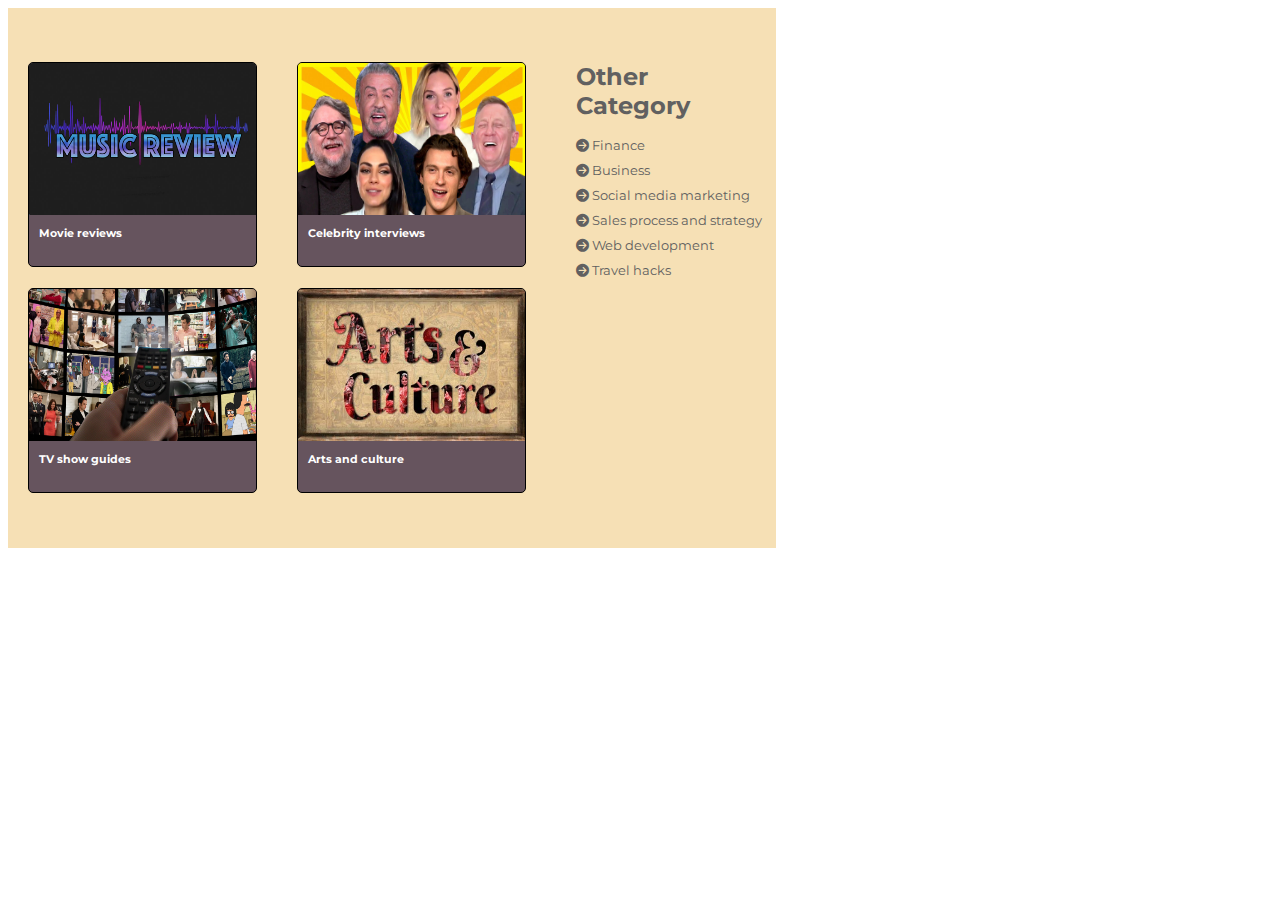
<file: SoftUni exam/1 Blog resources/index.html>
<!DOCTYPE html>
<html lang="en">
<head>
    <meta charset="UTF-8">
    <meta http-equiv="X-UA-Compatible" content="IE=edge">
    <meta name="viewport" content="width=device-width, initial-scale=1.0">
    <title>Blog</title>
    <link rel="stylesheet" href="style.css">



</head>
<body>

    <section>


        <div class="main_div left_side">

            <div class="card">
                <img src="images/music.jpg" alt="">
                <h2>Movie reviews</h1>
            </div>

            <div class="card">
                <img src="images/celebrity.jpg" alt="">
                <h2>Celebrity interviews</h1>
            </div>

            <div class="card">
                <img src="images/tv-show.jpg" alt="">
                <h2>TV show guides</h1>
            </div>

            <div class="card">
                <img src="images/art.jpg" alt="">
                <h2>Arts and culture</h1>
            </div>

        </div>

        <div class="main_div right_side">

            <h2>Other Category</h2>

            <ul type="none">

                <li><a><i class="fa-solid fa-circle-arrow-right"></i> Finance</a></li>
                <li><a><i class="fa-solid fa-circle-arrow-right"></i> Business</a></li>
                <li><a><i class="fa-solid fa-circle-arrow-right"></i> Social media marketing</a></li>
                <li><a><i class="fa-solid fa-circle-arrow-right"></i> Sales process and strategy</a></li>
                <li><a><i class="fa-solid fa-circle-arrow-right"></i> Web development</a></li>
                <li><a><i class="fa-solid fa-circle-arrow-right"></i> Travel hacks</a></li>

            </ul>

        </div>

    </section>
    
</body>
</html>
</file>
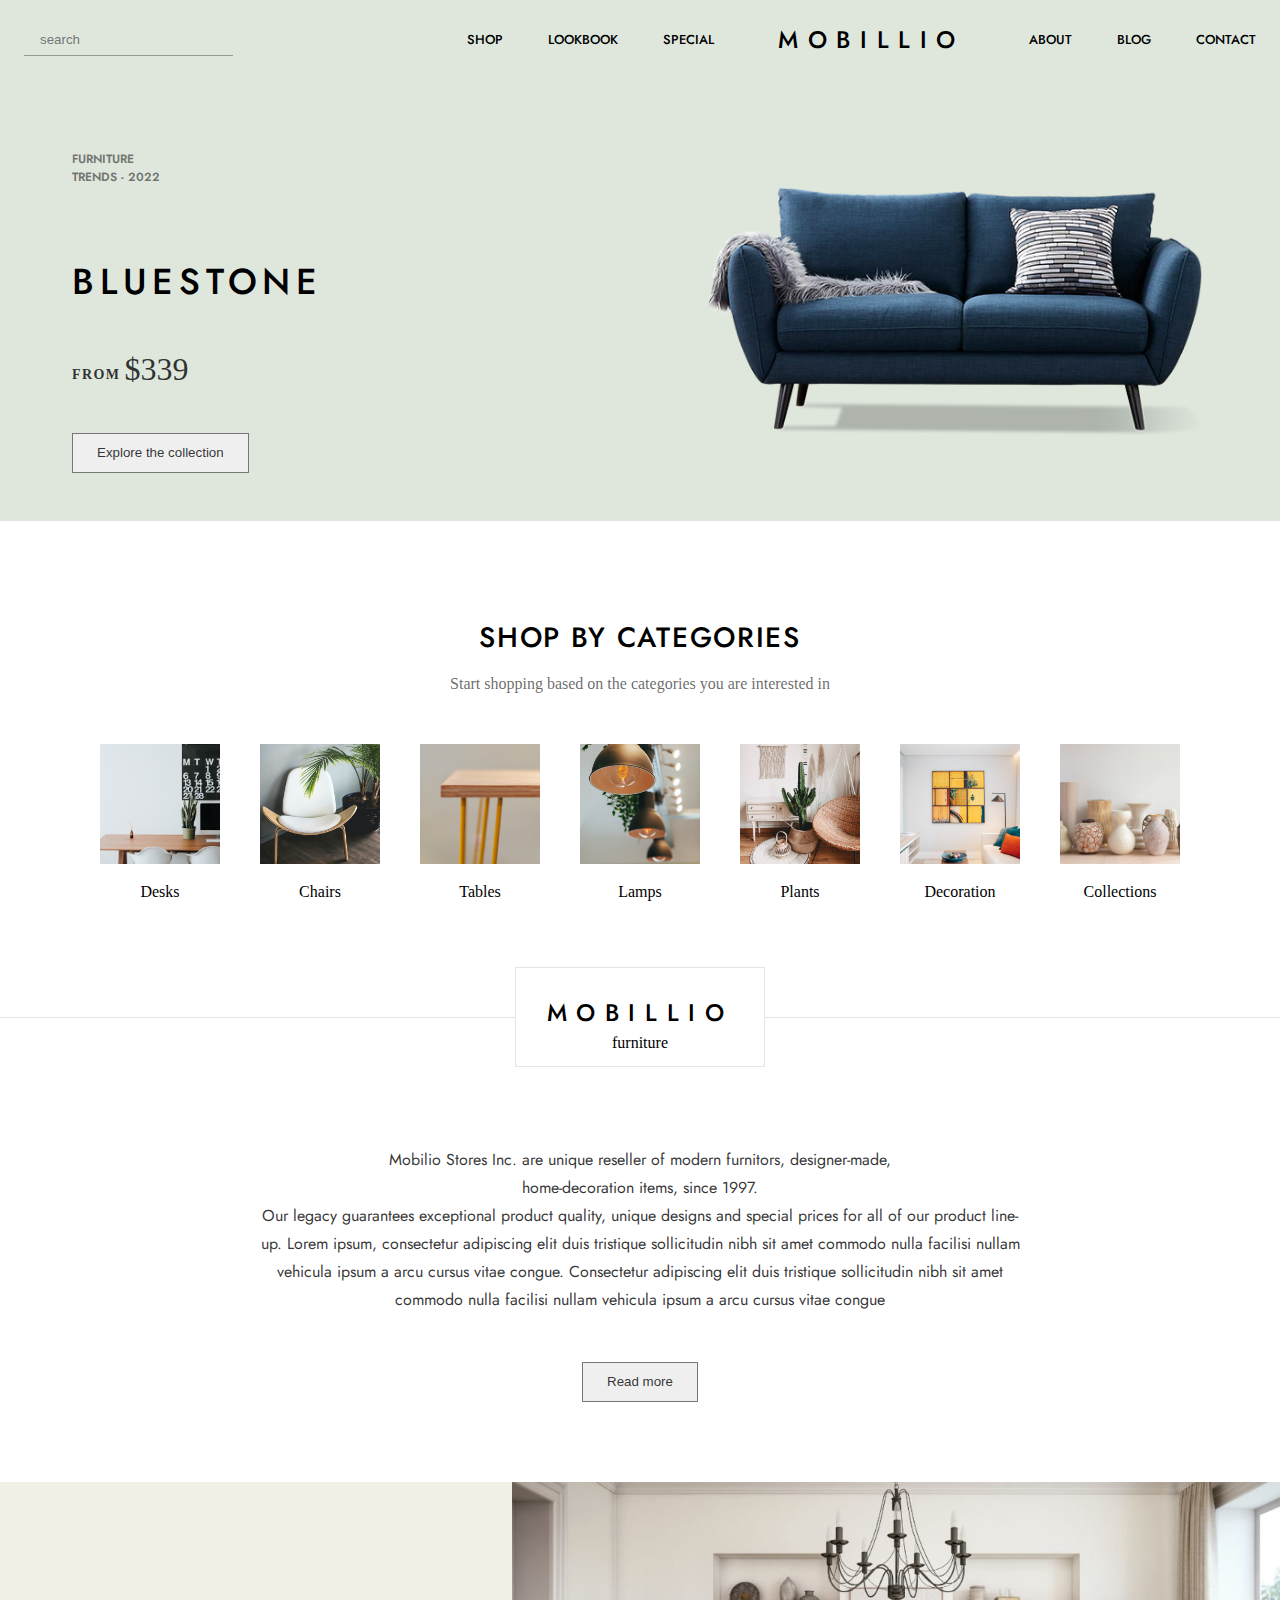
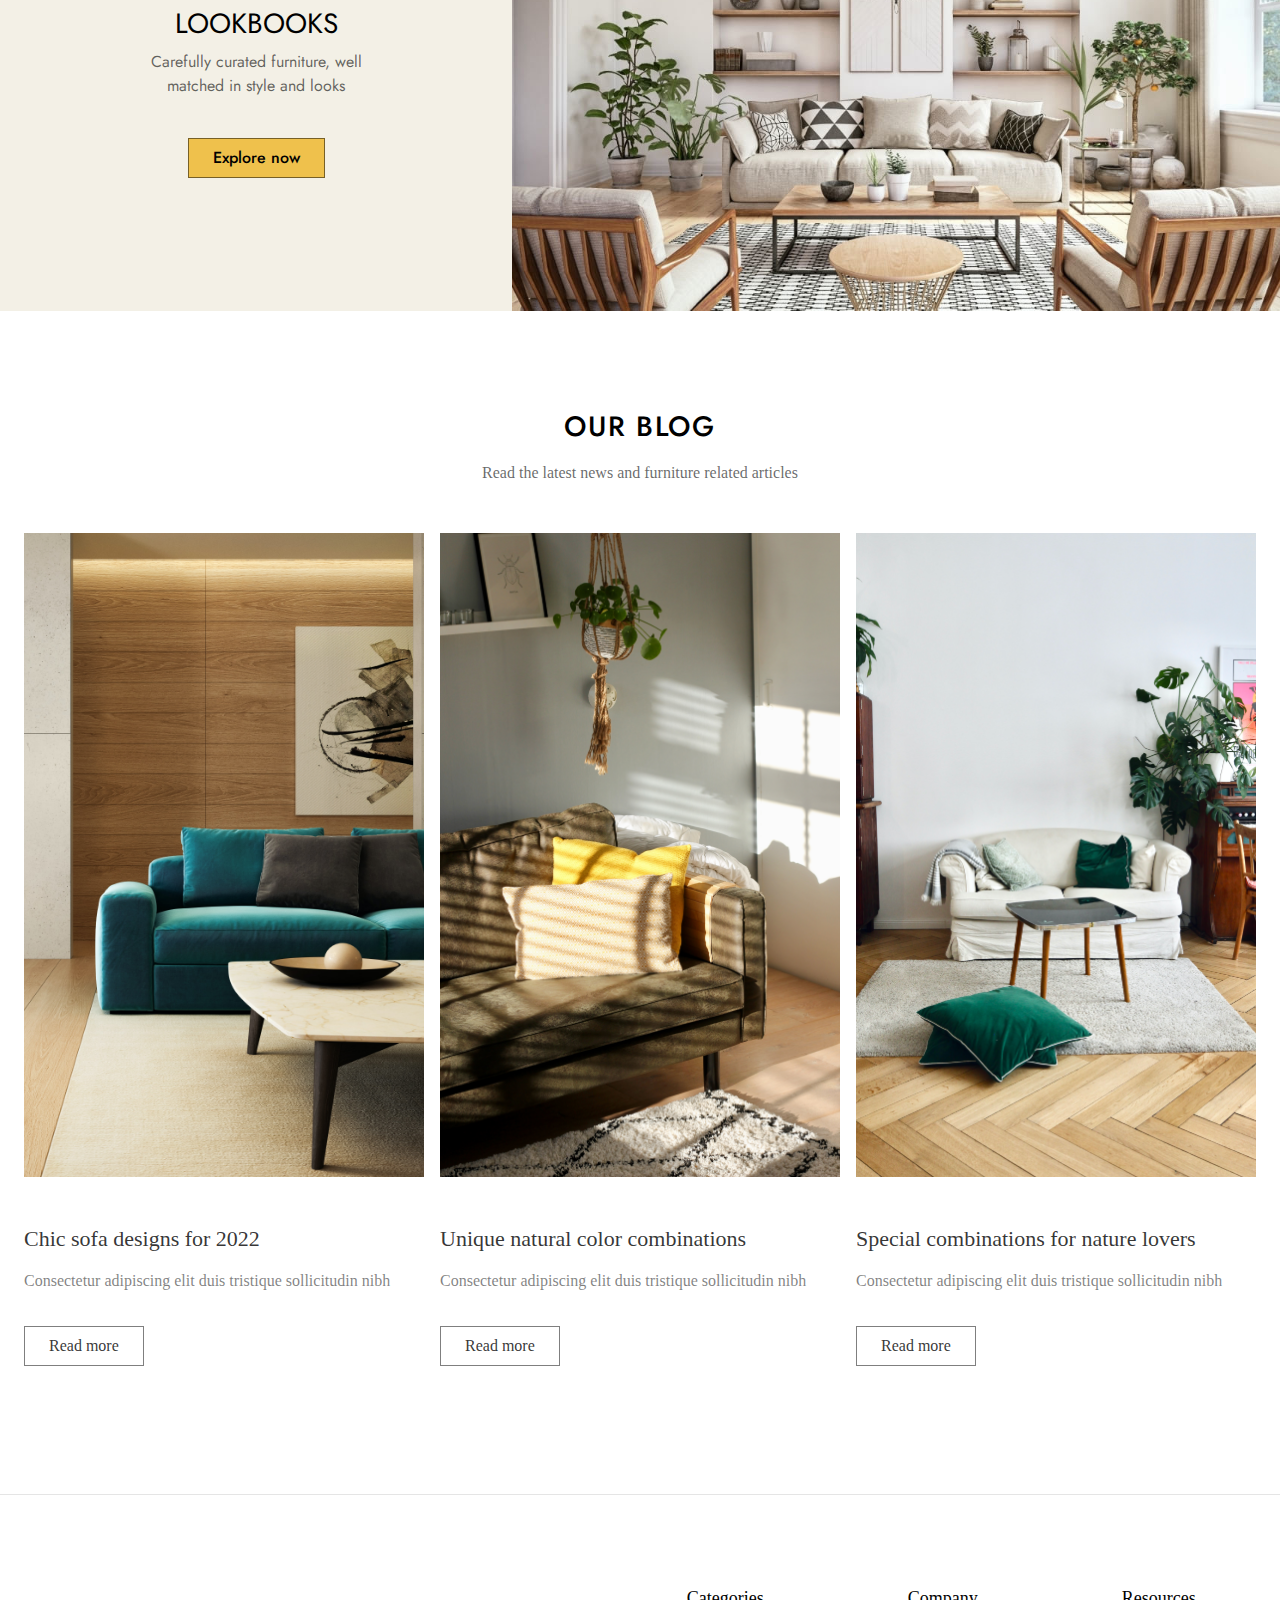
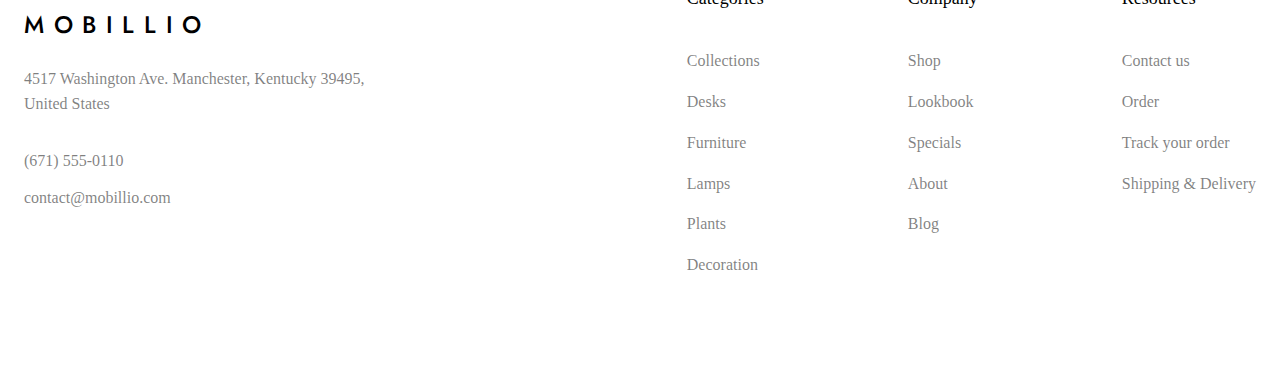
<file: SoftUni exam/2 Mobille Shop/index.html>
<!DOCTYPE html>
<html lang="en">

<head>
  <title>Mobillio Online Store</title>
  <meta name="viewport" content="width=device-width, initial-scale=1.0" />
  <meta charset="utf-8" />
  <link rel="stylesheet" href="https://fonts.googleapis.com/css2?family=Jost" data-tag="font" />
  <link rel="stylesheet" href="./style.css" />
  <link rel="stylesheet" href="./responsive.css" />
</head>

<body>
  <div>
    <div class="home-container">
      <div class="home-navbar">
        <header data-role="Header" class="home-header max-width-container">
          <div class="home-navbar1">
            <div class="home-container01">
              <input type="text" placeholder="search" class="home-textinput input" />
            </div>
            <div class="home-middle">
              <div class="home-left">
                <span class="navbar-link">SHOP</span>
                <span class="navbar-link">LOOKBOOK</span>
                <span class="navbar-link">SPECIAL</span>
              </div>
              <span class="navbar-logo-title">MOBILLIO</span>
              <div class="home-right">
                <span class="navbar-link">ABOUT</span>
                <span class="navbar-link">BLOG</span>
                <span class="navbar-link">CONTACT</span>
              </div>
            </div>
          </div>
        </header>
      </div>
      <div class="home-main">
        <div class="home-hero section-container">
          <div class="home-max-width max-width-container">
            <div class="home-hero1">
              <div class="home-container03">
                <div class="home-info">
                  <span class="home-text12">
                    <span>furniture</span>
                    <br />
                    <span>trends - 2022</span>
                  </span>
                </div>
                <h1 class="home-text16 Heading-1">Bluestone</h1>
                <div class="home-container04">
                  <span class="home-text17">FROM</span>
                  <span class="home-text18">$339</span>
                </div>
                <div class="home-btn-group">
                  <button class="button">Explore the collection</button>
                </div>
              </div>
              <img alt="image23271449" src="./images/pic1.png" class="home-image5" />
            </div>
          </div>
        </div>
        <div class="section-container column">
          <div class="max-width-container">
            <div class="section-heading-section-heading">
              <h1 class="section-heading-text Heading-2">
                <span>SHOP BY CATEGORIES</span>
              </h1>
              <span class="section-heading-text1">
                <span>
                  Start shopping based on the categories you are interested in
                </span>
              </span>
            </div>
            <div class="home-cards-container">
              <div class="category-card-category-card">
                <img alt="image" src="./images/pic2.jpg" class="category-card-image" />
                <span class="category-card-text"><span>Desks</span></span>
              </div>
              <div class="category-card-category-card">
                <img alt="image" src="./images/pic3.jpg" class="category-card-image" />
                <span class="category-card-text"><span>Chairs</span></span>
              </div>
              <div class="category-card-category-card">
                <img alt="image" src="./images/pic4.jpg" class="category-card-image" />
                <span class="category-card-text"><span>Tables</span></span>
              </div>
              <div class="category-card-category-card">
                <img alt="image" src="./images/pic5.jpg" class="category-card-image" />
                <span class="category-card-text"><span>Lamps</span></span>
              </div>
              <div class="category-card-category-card">
                <img alt="image" src="./images/pic6.jpg" class="category-card-image" />
                <span class="category-card-text"><span>Plants</span></span>
              </div>
              <div class="category-card-category-card">
                <img alt="image" src="./images/pic7.jpg" class="category-card-image" />
                <span class="category-card-text">
                  <span>Decoration</span>
                </span>
              </div>
              <div class="category-card-category-card">
                <img alt="image" src="./images/pic8.jpg" class="category-card-image" />
                <span class="category-card-text">
                  <span>Collections</span>
                </span>
              </div>
            </div>
          </div>
          <div class="home-banner">
            <div class="home-container05">
              <h3 class="home-text19 Heading-3">MOBILLIO</h3>
              <span class="home-text20">
                <span></span>
                <span>furniture</span>
              </span>
            </div>
          </div>
          <div class="home-container06 max-width-container">
            <div class="home-container07">
              <span class="home-text23">
                <span>
                  Mobilio Stores Inc. are unique reseller of modern furnitors,
                  designer-made,
                </span>
                <br />
                <span>home-decoration items, since 1997.</span>
                <br />
                <span>
                  Our legacy guarantees exceptional product quality, unique
                  designs and special prices for all of our product line-up.
                  Lorem ipsum, consectetur adipiscing elit duis tristique
                  sollicitudin nibh sit amet commodo nulla facilisi nullam
                  vehicula ipsum a arcu cursus vitae congue. Consectetur
                  adipiscing elit duis tristique sollicitudin nibh sit amet
                  commodo nulla facilisi nullam vehicula ipsum a arcu cursus
                  vitae congue
                </span>
              </span>
              <button class="button">Read more</button>
            </div>
          </div>
        </div>
        <div class="home-full-width-banner section-container">
          <div class="home-left4">
            <div class="home-content">
              <span class="home-text29">LOOKBOOKS</span>
              <span class="home-text30">
                Carefully curated furniture, well matched in style and looks
              </span>
            </div>
            <div class="home-btn button">
              <span class="home-text31">Explore now</span>
            </div>
          </div>
          <img alt="Rectangle13271410" src="./images/pic9.jpg" class="home-image6" />
        </div>
        <div class="section-container">
          <div class="max-width-container">
            <div class="section-heading-section-heading section-heading-root-class-name">
              <h1 class="section-heading-text Heading-2">
                <span>Our blog</span>
              </h1>
              <span class="section-heading-text1">
                <span>
                  Read the latest news and furniture related articles
                </span>
              </span>
            </div>
            <div class="home-container08">
              <div class="blog-post-card-blog-post-card blog-post-card-root-class-name">
                <img alt="image" src="./images/pic10.jpg" class="blog-post-card-image" />
                <div class="blog-post-card-container">
                  <span class="blog-post-card-text">
                    <span>Chic sofa designs for 2022</span>
                  </span>
                  <span class="blog-post-card-text1">
                    <span>
                      Consectetur adipiscing elit duis tristique sollicitudin
                      nibh
                    </span>
                  </span>
                  <a href="#" class="button">
                    Read more
                  </a>
                </div>
              </div>
              <div class="blog-post-card-blog-post-card">
                <img alt="image" src="./images/pic11.jpg" class="blog-post-card-image" />
                <div class="blog-post-card-container">
                  <span class="blog-post-card-text">
                    <span>Unique natural color combinations</span>
                  </span>
                  <span class="blog-post-card-text1">
                    <span>
                      Consectetur adipiscing elit duis tristique sollicitudin
                      nibh
                    </span>
                  </span>
                  <a href="#" class="button">
                    Read more
                  </a>
                </div>
              </div>
              <div class="blog-post-card-blog-post-card">
                <img alt="image" src="./images/pic12.jpg" class="blog-post-card-image" />
                <div class="blog-post-card-container">
                  <span class="blog-post-card-text">
                    <span>Special combinations for nature lovers</span>
                  </span>
                  <span class="blog-post-card-text1">
                    <span>
                      Consectetur adipiscing elit duis tristique sollicitudin
                      nibh
                    </span>
                  </span>
                  <a href="#" class="button">
                    Read more
                  </a>
                </div>
              </div>
            </div>
          </div>
        </div>
      </div>
      <div class="home-footer">
        <div class="max-width-container">
          <footer class="home-footer1">
            <div class="home-container09">
              <h3 class="home-text32 Heading-3">MOBILLIO</h3>
              <span class="home-text33">
                <span>4517 Washington Ave. Manchester, Kentucky 39495,</span>
                <br />
                <span>United States</span>
              </span>
              <span class="home-text36">(671) 555-0110</span>
              <span class="home-text37">contact@mobillio.com</span>
            </div>
            <div class="home-links-container">
              <div class="home-container10">
                <span class="home-text38">Categories</span>
                <a href="#" class="home-text39">Collections</a>
                <a href="#" class="home-text40">Desks</a>
                <a href="#" class="home-text41">Furniture</a>
                <a href="#" class="home-text42">Lamps</a>
                <a href="#" class="home-text43">Plants</a>
                <a href="#" class="home-text44">Decoration</a>
              </div>
              <div class="home-container11">
                <span class="home-text45">Company</span>
                <a href="#" class="home-text46">Shop</a>
                <a href="#" class="home-text47">Lookbook</a>
                <a href="#" class="home-text48">Specials</a>
                <a href="#" class="home-text49">About</a>
                <a href="#" class="home-text50">Blog</a>
              </div>
              <div class="home-container12">
                <span class="home-text51">Resources</span>
                <a href="#" class="home-text52">Contact us</a>
                <a href="#" class="home-text53">Order</a>
                <a href="#" class="home-text54">Track your order</a>
                <a href="#" class="home-text55">Shipping &amp; Delivery</a>
              </div>
            </div>
          </footer>
        </div>
      </div>
    </div>
  </div>
</body>

</html>
</file>
<file: SoftUni exam/1 Blog resources/style.css>
/* Colors 

background: #f6e0b5

card: #66545e


*/


@import url('https://fonts.googleapis.com/css2?family=Montserrat:wght@500&display=swap');

@import url("https://cdnjs.cloudflare.com/ajax/libs/font-awesome/6.2.1/css/all.min.css");

section{
    width: 60vw;
    height: 60vh;
    background-color: #f6e0b5;
    display: flex;
    align-items: center;
    font-family: Montserrat, Arial, Helvetica, sans-serif;
}

.main_div{
    height: 80%;
    /* background-color: aqua; */
}

.left_side{
    width: 75%;
}

img{
    width: 100%;
    height: 75%;
}

.left_side{
    display: flex;
    flex-wrap: wrap;
    gap: 20px;
}


.card{
    width: 40%;    
    height: 47%;
    background-color: #66545e;
    font-size: 7px;
    margin-left: 20px;
    border-radius: 5px;
    overflow: hidden;
    color: white;
    border: 1px solid black;
}

.card h2{
    margin: 10px;
}

.right_side{
    color: rgb(97, 96, 96);
    padding-right: 10px;
}

.right_side ul{
    padding: 0;
    font-size: 13px;
}

.right_side li{
    line-height: 25px;
}

.right_side h2{
    margin: 0;
}

.right_side a{
    margin-left: 0;
}
</file>
<file: SoftUni exam/2 Mobille Shop/style.css>
body {
  font-weight: 400;
  font-style: normal;
  text-decoration: none;
  text-transform: none;
  letter-spacing: 0.02;
  line-height: 1.55;
  color: #000000;
  background-color: #ffffff;
  margin: 0;
}
* {
  box-sizing: border-box;
  border-width: 0;
  border-style: solid;
}
.section-heading-section-heading {
  display: flex;
  position: relative;
  align-items: center;
  margin-bottom: 48px;
  flex-direction: column;
}
.section-heading-text{
  text-align: center;
  margin-bottom: 16px;
}
.section-heading-text1 {
  color: #00000099;
  text-align: center;
  line-height: 24px;
}
.category-card-category-card {
  flex: 0 0 auto;
  cursor: pointer;
  display: flex;
  position: relative;
  transition: 0.3s;
  align-items: center;
  flex-direction: column;
}
.category-card-image {
  width: 120px;
  height: 120px;
  object-fit: cover;
  margin-bottom: 16px;
  object-position: bottom;
}
.blog-post-card-blog-post-card {
  width: 100%;
  display: flex;
  position: relative;
  max-width: 400px;
  align-self: stretch;
  transition: 0.3s;
  flex-direction: column;
  justify-content: space-between;
}
.blog-post-card-image {
  flex: 1;
  width: 100%;
  object-fit: cover;
}
.blog-post-card-container {
  width: 100%;
  display: flex;
  align-items: flex-start;
  padding-top: 32px;
  padding-right: 8px;
  flex-direction: column;
  padding-bottom: 32px;
  justify-content: space-between;
  background-color: #ffffff;
}
.blog-post-card-text {
  color: #000000cc;
  font-size: 22px;
  font-style: normal;
  margin-top: 16px;
  font-weight: 500;
  line-height: 28px;
  margin-bottom: 16px;
}
.blog-post-card-text1 {
  color: #00000080;
  font-size: 16px;
  font-style: normal;
  margin-bottom: 32px;
}
.home-container {
  width: 100%;
  display: flex;
  min-height: 100vh;
  overflow-x: hidden;
  align-items: center;
  padding-top: 70px;
  flex-direction: column;
}
.home-navbar {
  top: 0;
  width: 100%;
  display: flex;
  z-index: 1000;
  position: fixed;
  align-items: center;
  flex-direction: column;
  background-color: #dfe7ddff;
}
.home-header {
  padding-top: 24px;
  flex-direction: row;
  padding-bottom: 24px;
  justify-content: space-between;
}
.home-navbar1 {
  width: 100%;
  display: flex;
  position: relative;
  align-items: center;
  justify-content: space-between;
}
.home-container01 {
  display: flex;
  align-items: center;
  justify-content: space-between;
}
.home-image {
  width: 24px;
  height: 24px;
  z-index: 100;
  margin-right: -32px;
}
.home-textinput {
  width: 100%;
  max-width: 288px;
  transition: 0.3s;
  border-color: #999999;
  border-width: 1px;
  padding-left: 48px;
  border-top-width: 0px;
  border-left-width: 0px;
  border-right-width: 0px;
}
.home-middle {
  display: flex;
  position: relative;
  box-sizing: border-box;
  align-items: center;
  flex-shrink: 1;
  border-color: transparent;
  justify-content: center;
}
.home-left,
.home-right {
  display: flex;
  grid-gap: 45px;
  position: relative;
  align-items: flex-start;
}
.home-icons {
  display: flex;
}
.home-icon {
  width: 16px;
  height: 16px;
  display: none;
}
.home-mobile-menu {
  top: 0px;
  left: 0px;
  width: 100%;
  height: 100vh;
  padding: 32px;
  z-index: 100;
  position: absolute;
  transform: translateX(100%);
  transition: 0.3s;
  flex-direction: column;
  justify-content: space-between;
  background-color: #fff;
}
.home-nav {
  display: flex;
  align-items: flex-start;
  flex-direction: column;
}
.home-container02 {
  width: 100%;
  display: flex;
  align-items: center;
  margin-bottom: 48px;
  justify-content: space-between;
}
.home-logo-center1 {
  color: #000000;
  height: auto;
  font-size: 24px;
  font-family: Jost;
  font-weight: 500;
  line-height: 20px;
  margin-left: 64px;
  margin-right: 64px;
  letter-spacing: 0.4em;
  text-decoration: none;
}
.home-middle1 {
  gap: 16px;
  display: flex;
  position: relative;
  box-sizing: border-box;
  align-items: flex-start;
  flex-shrink: 1;
  border-color: transparent;
  margin-bottom: 24px;
  flex-direction: column;
  justify-content: center;
}
.home-text06,
.home-text07,
.home-text08,
.home-text09,
.home-text10,
.home-text11 {
  color: rgba(0, 0, 0, 1);
  height: auto;
  font-size: 13px;
  text-align: left;
  font-family: Jost;
  font-weight: 500;
  text-decoration: none;
}
.home-main {
  flex: 0 0 auto;
  width: 100%;
  display: flex;
  align-items: center;
  flex-direction: column;
  padding-bottom: 96px;
}
.home-hero {
  padding-top: 48px;
  padding-bottom: 48px;
  background-color: #dfe7ddff;
}
.home-max-width {
  max-width: 1032px;
}
.home-hero1 {
  width: 100%;
  display: flex;
  max-width: 1328px;
  align-items: center;
  flex-direction: row;
  justify-content: space-between;
}
.home-container03 {
  display: flex;
  margin-left: 48px;
  padding-right: 48px;
  flex-direction: column;
}
.home-info {
  display: flex;
  position: relative;
  box-sizing: border-box;
  align-items: center;
  flex-shrink: 1;
  border-color: transparent;
  margin-bottom: 48px;
}
.home-text12 {
  color: #00000080;
  font-size: 12px;
  text-align: left;
  font-family: Jost;
  font-weight: 600;
  line-height: 18px;
  text-transform: uppercase;
}
.home-text16 {
  max-width: 450px;
  margin-bottom: 48px;
}
.home-container04 {
  display: flex;
  align-items: flex-end;
  margin-bottom: 48px;
  flex-direction: row;
}
.home-text17 {
  color: #000000cc;
  font-size: 14px;
  font-style: normal;
  font-weight: 700;
  line-height: 20px;
  margin-right: 4px;
  letter-spacing: 0.1em;
}
.home-text18 {
  color: #000000cc;
  font-size: 32px;
  font-style: normal;
  font-weight: 500;
  line-height: 32px;
}
.home-btn-group {
  display: flex;
  align-items: center;
  flex-direction: row;
}
.home-image5 {
  width: 100%;
  position: relative;
  max-width: 579px;
  box-sizing: border-box;
  max-height: 579px;
  object-fit: cover;
  border-color: transparent;
}
.home-cards-container {
  flex: 0 0 auto;
  width: 100%;
  display: flex;
  grid-gap: 32px;
  flex-wrap: wrap;
  max-width: 1080px;
  align-items: flex-start;
  margin-bottom: 64px;
  flex-direction: row;
  justify-content: space-between;
}
.home-banner {
  flex: 0 0 auto;
  width: 100%;
  height: 1px;
  display: flex;
  margin-top: 48px;
  align-items: center;
  margin-bottom: 48px;
  flex-direction: column;
  justify-content: center;
  background-color: #e5e5e5ff;
}
.home-container05 {
  flex: 0 0 auto;
  width: 250px;
  height: 100px;
  display: flex;
  align-items: center;
  border-color: #e5e5e5ff;
  border-style: solid;
  border-width: 1px;
  flex-direction: column;
  justify-content: center;
  background-color: #ffffff;
}
.home-text19,
.home-text32 {
  margin-bottom: 8px;
}
.home-text32 {
  font-size: 10px;
  line-height: 20px;
  letter-spacing: 1em;
  text-transform: uppercase;
}
.home-container06 {
  flex: 0 0 auto;
  display: flex;
  align-items: center;
  flex-direction: column;
}
.home-container07 {
  width: 100%;
  display: flex;
  position: relative;
  max-width: 770px;
  box-sizing: border-box;
  margin-top: 80px;
  align-items: center;
  flex-shrink: 1;
  border-color: transparent;
  flex-direction: column;
}
.home-text23 {
  color: #000000cc;
  width: 100%;
  height: auto;
  font-size: 16px;
  align-self: auto;
  font-style: normal;
  text-align: center;
  font-family: Jost;
  font-weight: 400px;
  line-height: 175%;
  font-stretch: normal;
  margin-bottom: 48px;
  text-decoration: none;
}
.home-full-width-banner {
  width: 100%;
  display: flex;
  align-items: stretch;
  padding-top: 64px;
  justify-content: center;
}
.home-left4 {
  flex: 1;
  display: flex;
  align-self: stretch;
  align-items: center;
  border-color: transparent;
  flex-direction: column;
  justify-content: center;
  background-color: #f3f0e6;
}
.home-content {
  margin: 0 0 40px 0;
  display: flex;
  position: relative;
  box-sizing: border-box;
  align-items: center;
  flex-shrink: 1;
  border-color: transparent;
  flex-direction: column;
}
.home-text29 {
  color: rgba(0, 0, 0, 1);
  height: auto;
  margin: 0 0 16px 0;
  font-size: 28px;
  align-self: auto;
  font-style: normal;
  text-align: left;
  font-family: Jost;
  font-weight: 500px;
  line-height: 20px;
  font-stretch: normal;
  text-decoration: none;
}
.home-text30 {
  color: rgba(0, 0, 0, 0.6000000238418579);
  width: 267px;
  height: auto;
  font-size: 16px;
  align-self: auto;
  font-style: normal;
  text-align: center;
  font-family: Jost;
  font-weight: 400px;
  line-height: 24px;
  font-stretch: normal;
  text-decoration: none;
}
.home-btn {
  cursor: pointer;
  display: flex;
  padding: 16px 24px;
  position: relative;
  box-sizing: border-box;
  transition: 0.3s;
  align-items: flex-start;
  flex-shrink: 1;
  border-color: rgba(0, 0, 0, 1);
  border-style: solid;
  border-width: 1px;
  background-color: rgba(239, 193, 76, 1);
}
.home-text31 {
  color: rgba(0, 0, 0, 1);
  height: auto;
  font-size: 16px;
  align-self: auto;
  font-style: normal;
  text-align: left;
  font-family: Jost;
  font-weight: 500px;
  line-height: 14px;
  font-stretch: normal;
  text-decoration: none;
}
.home-image6 {
  width: 60%;
  position: relative;
  box-sizing: border-box;
  object-fit: cover;
  border-color: transparent;
}
.home-container08 {
  flex: 0 0 auto;
  width: 100%;
  display: flex;
  flex-wrap: wrap;
  align-items: center;
  flex-direction: row;
  justify-content: space-between;
}
.home-footer {
  flex: 0 0 auto;
  width: 100%;
  display: flex;
  align-items: center;
  border-color: #e5e5e5ff;
  border-width: 1px;
  flex-direction: column;
  border-left-width: 0px;
  border-right-width: 0px;
  border-bottom-width: 0px;
}
.home-footer1 {
  width: 100%;
  display: flex;
  max-width: 1328px;
  align-items: flex-start;
  padding-top: 96px;
  flex-direction: row;
  padding-bottom: 96px;
  justify-content: space-between;
}
.home-container09 {
  display: flex;
  max-width: 1328px;
  align-items: flex-start;
  flex-direction: column;
}
.home-text33 {
  color: #00000080;
  margin-top: 24px;
}
.home-text36 {
  color: #00000080;
  margin-top: 32px;
}
.home-text37 {
  color: #00000080;
  margin-top: 12px;
}
.home-links-container {
  display: flex;
  grid-gap: 48px;
  align-items: flex-start;
  flex-direction: row;
  justify-content: space-between;
}
.home-container10, .home-container11 {
  flex: 0 0 auto;
  display: flex;
  align-items: flex-start;
  margin-right: 96px;
  flex-direction: column;
  justify-content: flex-start;
}
.home-text38, .home-text45, .home-text51 {
  font-size: 18px;
  font-style: normal;
  font-weight: 500;
  line-height: 14px;
  margin-bottom: 44px;
}
.home-text39, .home-text40, .home-text41, .home-text42, .home-text43, .home-text44, .home-text46, .home-text47, .home-text48, .home-text49, .home-text50, .home-text52, .home-text53, .home-text54, .home-text55{
  color: #00000080;
  text-decoration: none;
  margin-bottom: 16px;
}
.home-container12 {
  flex: 0 0 auto;
  display: flex;
  align-items: flex-start;
  flex-direction: column;
  justify-content: flex-start;
}
.button {
  color: #000000cc;
  cursor: pointer;
  display: flex;
  padding: 0.5rem 1rem;
  position: relative;
  box-sizing: border-box;
  font-style: normal;
  transition: 0.3s;
  align-items: flex-start;
  flex-shrink: 1;
  font-weight: 500;
  line-height: 14px;
  padding-top: 12px;
  border-color: #00000080;
  border-style: solid;
  border-width: 1px;
  padding-left: 24px;
  border-radius: 0px;
  padding-right: 24px;
  padding-bottom: 12px;
  text-decoration: none;
}
.input {
  color: #ffffff;
  cursor: auto;
  outline: none;
  padding: 0.5rem 1rem;
  background-color: #dfe7ddff;
}
.section-container {
  width: 100%;
  display: flex;
  align-items: center;
  padding-top: 80px;
  justify-content: center;
}
.max-width-container {
  width: 100%;
  display: flex;
  max-width: 1328px;
  align-items: center;
  padding-left: 24px;
  padding-right: 24px;
  flex-direction: column;
}
.column {
  display: flex;
  flex-direction: column;
}
.navbar-link {
  color: rgba(0, 0, 0, 1);
  cursor: pointer;
  height: auto;
  font-size: 13px;
  text-align: left;
  transition: 0.3s;
  font-family: Jost;
  font-weight: 500;
  text-decoration: none;
}
.navbar-logo-title {
  color: #000000;
  cursor: pointer;
  height: auto;
  font-size: 24px;
  transition: 0.3s;
  font-family: Jost;
  font-weight: 500;
  line-height: 20px;
  margin-left: 64px;
  margin-right: 64px;
  letter-spacing: 0.4em;
  text-decoration: none;
}
.Heading-3 {
  font-size: 24px;
  font-style: normal;
  font-family: Jost;
  font-weight: 500;
  line-height: 20px;
  letter-spacing: 0.4em;
  text-transform: none;
  text-decoration: none;
}
.Content {
  font-size: 16px;
  font-family: Jost;
  font-weight: 400;
  letter-spacing: 0.02;
  text-transform: none;
  text-decoration: none;
}
.Heading-1 {
  font-size: 36px;
  font-family: Jost;
  font-weight: 500;
  line-height: 47px;
  letter-spacing: 0.16em;
  text-transform: uppercase;
  text-decoration: none;
}
.Heading-2 {
  font-size: 28px;
  font-family: Jost;
  font-weight: 500;
  line-height: 36px;
  letter-spacing: 0.06em;
  text-transform: uppercase;
  text-decoration: none;
}
</file>
<file: SoftUni exam/2 Mobille Shop/responsive.css>
@media (max-width: 600px){
    .home-left{
        display: none;
    }

    .home-right{
        display: none;
    }
    
    .home-container01{
        display: none;
    }

    .home-middle{
        padding-left: 0;
        position: relative;
        right: 70px;
    }


    .navbar-logo-title{
        color: black;
    }

    .home-hero1{
        flex-direction: column;
    }

    .home-info{
        display: flex;
        justify-content: center;
    }
    
    .home-container04{
        display: flex;
        justify-content: center;
    }

    .home-btn-group{
        display: flex;
        justify-content: center;
    }


    .home-cards-container div{
        width: 45%;       
        height: 220px;
    }


    .home-cards-container div img{
        width: 100%;
        height: 170px;
    }

    .home-container05{
        border: none;
    }

    .home-full-width-banner.section-container{
        flex-direction: column;
    }

    .home-full-width-banner.section-container img{
        width: 100%;
    }

    .max-width-container{
        width: 100%;
    }


    .home-container08{
        justify-content: center;
        padding: 0;
    }

    .blog-post-card-blog-post-card{
        margin: 0;
    }

    .home-left4{
        padding-top: 30px;
        padding-bottom: 30px;
    }




    .max-width-container img{
        width: 100%;
    }

 

    .home-container08{
        padding: 0;
        margin: 0;
    }

    .blog-post-card-blog-post-card{
        width: 1000px;
        margin: 0;
    }
    

    .home-footer1{
        flex-direction: column-reverse;
    }

    .home-links-container{
        flex-direction: column;
    }

    .section-container{
        padding: 0;
    }




}
</file>
